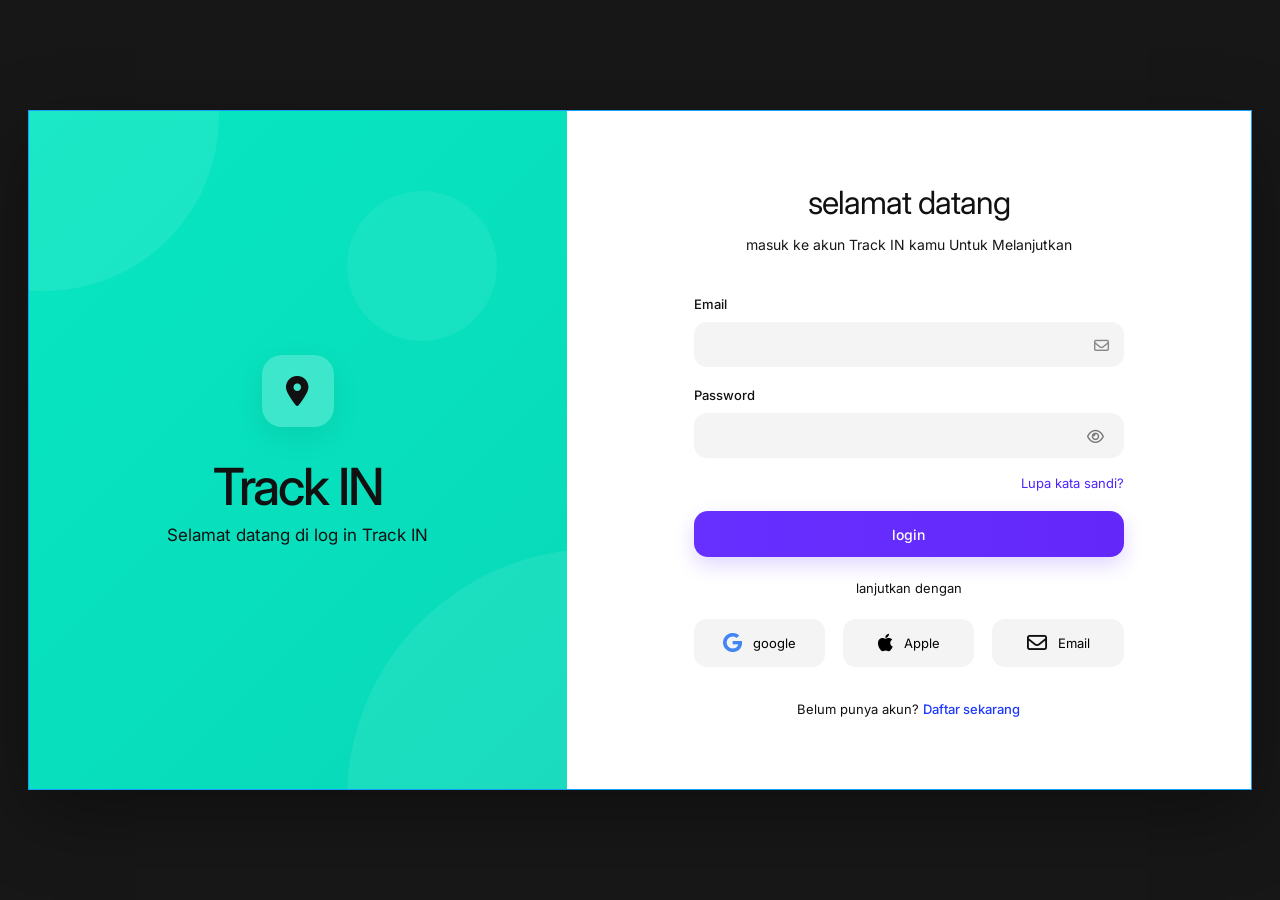
<file: index.html>
<!DOCTYPE html>
<html lang="id">
<head>
    <meta charset="UTF-8">
    <meta name="viewport" content="width=device-width, initial-scale=1.0">

    <title>Track IN - Login</title>

    <!-- Google Font -->
    <link rel="preconnect" href="https://fonts.googleapis.com">
    <link rel="preconnect" href="https://fonts.gstatic.com" crossorigin>
    <link href="https://fonts.googleapis.com/css2?family=Inter:wght@400;500;600;700&display=swap" rel="stylesheet">

    <!-- Font Awesome -->
    <link rel="stylesheet"
          href="https://cdnjs.cloudflare.com/ajax/libs/font-awesome/6.5.2/css/all.min.css">

    <style>

        /* =====================================================
           RESET
        ===================================================== */

        * {
            margin: 0;
            padding: 0;
            box-sizing: border-box;
        }

        html {
            scroll-behavior: smooth;
        }

        body {
            font-family: "Inter", Arial, sans-serif;
            min-height: 100vh;
            background: #171717;
            color: #111;
        }

        button,
        input {
            font-family: inherit;
        }

        button {
            cursor: pointer;
        }


        /* =====================================================
           MAIN CONTAINER
        ===================================================== */

        .login-page {
            min-height: 100vh;
            display: flex;
            justify-content: center;
            align-items: center;
            padding: 28px;
        }

        .login-container {
            width: min(1400px, 100%);
            min-height: 680px;
            background: #fff;

            display: grid;
            grid-template-columns: 44% 56%;

            overflow: hidden;

            border: 1px solid #149eff;

            box-shadow:
                0 25px 70px rgba(0, 0, 0, 0.35);

            animation: containerShow 0.7s ease;
        }


        /* =====================================================
           LEFT SIDE
        ===================================================== */

        .welcome-panel {
            position: relative;

            background:
                linear-gradient(
                    135deg,
                    #08e6c1 0%,
                    #08e0bd 50%,
                    #08d8b8 100%
                );

            display: flex;
            justify-content: center;
            align-items: center;

            overflow: hidden;
        }

        /*
            Decorative circles
        */

        .circle {
            position: absolute;
            border-radius: 50%;
            background: rgba(255, 255, 255, 0.08);
            pointer-events: none;
        }

        .circle-1 {
            width: 350px;
            height: 350px;
            top: -170px;
            left: -160px;
        }

        .circle-2 {
            width: 500px;
            height: 500px;
            right: -280px;
            bottom: -260px;
        }

        .circle-3 {
            width: 150px;
            height: 150px;
            right: 70px;
            top: 80px;
            background: rgba(255,255,255,0.06);
        }

        .welcome-content {
            position: relative;
            z-index: 2;

            text-align: center;

            padding: 40px;
        }

        .brand-logo {
            width: 72px;
            height: 72px;

            margin: 0 auto 28px;

            border-radius: 20px;

            display: flex;
            align-items: center;
            justify-content: center;

            background: rgba(255,255,255,0.22);

            backdrop-filter: blur(10px);

            font-size: 30px;
            font-weight: 700;

            box-shadow:
                0 10px 30px rgba(0,0,0,0.08);
        }

        .welcome-content h1 {
            font-size: clamp(38px, 4vw, 58px);
            font-weight: 500;
            letter-spacing: -2px;
            margin-bottom: 8px;
        }

        .welcome-content p {
            font-size: 17px;
            font-weight: 400;
        }


        /* =====================================================
           RIGHT SIDE
        ===================================================== */

        .form-panel {
            background: #ffffff;

            display: flex;
            justify-content: center;
            align-items: center;

            padding: 50px 70px;
        }

        .login-form-wrapper {
            width: 100%;
            max-width: 430px;

            animation: formShow 0.8s ease 0.1s both;
        }


        /* =====================================================
           TITLE
        ===================================================== */

        .form-header {
            text-align: center;
            margin-bottom: 40px;
        }

        .form-header h2 {
            font-size: 32px;
            font-weight: 400;
            margin-bottom: 12px;
            letter-spacing: -1px;
        }

        .form-header p {
            color: #171717;
            font-size: 14px;
            line-height: 1.6;
        }


        /* =====================================================
           FORM
        ===================================================== */

        .form-group {
            margin-bottom: 20px;
        }

        .form-group label {
            display: block;

            font-size: 13px;
            font-weight: 500;

            margin-bottom: 10px;
        }

        .input-wrapper {
            position: relative;
        }

        .input-wrapper input {
            width: 100%;
            height: 45px;

            padding: 0 45px 0 15px;

            border: 1px solid transparent;
            border-radius: 13px;

            background: #f4f4f4;

            outline: none;

            font-size: 14px;

            transition:
                background 0.2s ease,
                border 0.2s ease,
                box-shadow 0.2s ease;
        }

        .input-wrapper input:hover {
            background: #eeeeee;
        }

        .input-wrapper input:focus {
            background: #fff;

            border-color: #6730ff;

            box-shadow:
                0 0 0 3px rgba(103,48,255,0.10);
        }

        .input-icon {
            position: absolute;

            right: 15px;
            top: 50%;

            transform: translateY(-50%);

            color: #888;

            font-size: 15px;
        }

        .password-toggle {
            border: none;
            background: none;

            position: absolute;

            right: 15px;
            top: 50%;

            transform: translateY(-50%);

            color: #777;

            font-size: 15px;

            padding: 5px;
        }

        .password-toggle:hover {
            color: #6730ff;
        }


        /* =====================================================
           ERROR
        ===================================================== */

        .error-message {
            display: none;

            margin-top: 7px;

            color: #e53935;

            font-size: 11px;
        }

        .form-group.error input {
            border-color: #e53935;
            background: #fff7f7;
        }

        .form-group.error .error-message {
            display: block;
        }


        /* =====================================================
           FORGOT PASSWORD
        ===================================================== */

        .forgot-wrapper {
            display: flex;
            justify-content: flex-end;

            margin-top: -3px;
            margin-bottom: 20px;
        }

        .forgot-password {
            color: #4d24ff;

            text-decoration: none;

            font-size: 13px;

            transition: 0.2s;
        }

        .forgot-password:hover {
            text-decoration: underline;
            color: #3213d9;
        }


        /* =====================================================
           LOGIN BUTTON
        ===================================================== */

        .login-button {
            width: 100%;
            height: 46px;

            border: none;
            border-radius: 14px;

            background:
                linear-gradient(
                    90deg,
                    #6730ff,
                    #6427fa
                );

            color: white;

            font-size: 14px;
            font-weight: 500;

            box-shadow:
                0 8px 20px rgba(103,48,255,0.20);

            transition:
                transform 0.2s ease,
                box-shadow 0.2s ease,
                opacity 0.2s ease;

            position: relative;
            overflow: hidden;
        }

        .login-button:hover {
            transform: translateY(-2px);

            box-shadow:
                0 12px 25px rgba(103,48,255,0.30);
        }

        .login-button:active {
            transform: translateY(0);
        }

        .login-button.loading {
            pointer-events: none;
            opacity: 0.8;
        }

        .login-button.loading span {
            visibility: hidden;
        }

        .login-button.loading::after {
            content: "";

            position: absolute;

            width: 17px;
            height: 17px;

            border: 2px solid rgba(255,255,255,0.4);
            border-top-color: white;

            border-radius: 50%;

            left: 50%;
            top: 50%;

            transform: translate(-50%, -50%);

            animation: spin 0.7s linear infinite;
        }


        /* =====================================================
           DIVIDER
        ===================================================== */

        .continue-text {
            text-align: center;

            font-size: 13px;

            margin: 23px 0;
        }


        /* =====================================================
           SOCIAL LOGIN
        ===================================================== */

        .social-login {
            display: grid;
            grid-template-columns: repeat(3, 1fr);

            gap: 18px;
        }

        .social-button {
            height: 48px;

            border: none;
            border-radius: 13px;

            background: #f4f4f4;

            display: flex;
            align-items: center;
            justify-content: center;
            gap: 11px;

            font-size: 13px;

            transition:
                background 0.2s ease,
                transform 0.2s ease;
        }

        .social-button:hover {
            background: #eaeaea;
            transform: translateY(-2px);
        }

        .social-button i {
            font-size: 20px;
        }

        .google-icon {
            color: #4285f4;
        }

        .apple-icon {
            color: #000;
        }

        .email-icon {
            color: #111;
        }


        /* =====================================================
           REGISTER
        ===================================================== */

        .register-text {
            text-align: center;

            margin-top: 34px;

            font-size: 13px;
        }

        .register-text a {
            color: #1d39ff;

            text-decoration: none;

            font-weight: 500;
        }

        .register-text a:hover {
            text-decoration: underline;
        }


        /* =====================================================
           TOAST
        ===================================================== */

        .toast {
            position: fixed;

            right: 25px;
            bottom: 25px;

            background: #222;
            color: #fff;

            padding: 14px 20px;

            border-radius: 10px;

            font-size: 13px;

            opacity: 0;
            visibility: hidden;

            transform: translateY(20px);

            transition: 0.3s;

            z-index: 100;
        }

        .toast.show {
            opacity: 1;
            visibility: visible;

            transform: translateY(0);
        }


        /* =====================================================
           ANIMATIONS
        ===================================================== */

        @keyframes containerShow {

            from {
                opacity: 0;
                transform: scale(0.97);
            }

            to {
                opacity: 1;
                transform: scale(1);
            }

        }

        @keyframes formShow {

            from {
                opacity: 0;
                transform: translateX(25px);
            }

            to {
                opacity: 1;
                transform: translateX(0);
            }

        }

        @keyframes spin {

            to {
                transform: translate(-50%, -50%) rotate(360deg);
            }

        }


        /* =====================================================
           TABLET
        ===================================================== */

        @media (max-width: 900px) {

            .login-container {
                grid-template-columns: 40% 60%;
            }

            .form-panel {
                padding: 40px;
            }

            .social-login {
                gap: 10px;
            }

        }


        /* =====================================================
           MOBILE
        ===================================================== */

        @media (max-width: 700px) {

            body {
                background: #fff;
            }

            .login-page {
                padding: 0;
                align-items: stretch;
            }

            .login-container {
                width: 100%;
                min-height: 100vh;

                display: flex;
                flex-direction: column;

                border: none;

                box-shadow: none;
            }

            .welcome-panel {
                min-height: 230px;

                flex-shrink: 0;
            }

            .welcome-content {
                padding: 30px;
            }

            .brand-logo {
                width: 55px;
                height: 55px;

                margin-bottom: 15px;

                border-radius: 15px;

                font-size: 22px;
            }

            .welcome-content h1 {
                font-size: 38px;
            }

            .welcome-content p {
                font-size: 13px;
            }

            .form-panel {
                flex: 1;

                padding: 45px 25px;
            }

            .form-header {
                margin-bottom: 30px;
            }

            .form-header h2 {
                font-size: 28px;
            }

            .social-login {
                grid-template-columns: 1fr;

                gap: 10px;
            }

            .social-button {
                justify-content: center;
            }

        }


        /* =====================================================
           SMALL MOBILE
        ===================================================== */

        @media (max-width: 400px) {

            .form-panel {
                padding: 35px 20px;
            }

            .form-header h2 {
                font-size: 25px;
            }

            .form-header p {
                font-size: 12px;
            }

        }

    </style>
</head>

<body>


    <!-- =====================================================
         LOGIN PAGE
    ===================================================== -->

    <main class="login-page">

        <section class="login-container">


            <!-- =================================================
                 LEFT / WELCOME
            ================================================= -->

            <div class="welcome-panel">

                <div class="circle circle-1"></div>
                <div class="circle circle-2"></div>
                <div class="circle circle-3"></div>

                <div class="welcome-content">

                    <div class="brand-logo">
                        <i class="fa-solid fa-location-dot"></i>
                    </div>

                    <h1>Track IN</h1>

                    <p>
                        Selamat datang di log in Track IN
                    </p>

                </div>

            </div>


            <!-- =================================================
                 RIGHT / FORM
            ================================================= -->

            <div class="form-panel">

                <div class="login-form-wrapper">


                    <!-- HEADER -->

                    <div class="form-header">

                        <h2>selamat datang</h2>

                        <p>
                            masuk ke akun Track IN kamu
                            Untuk Melanjutkan
                        </p>

                    </div>


                    <!-- FORM -->

                    <form id="loginForm" novalidate>


                        <!-- EMAIL -->

                        <div class="form-group" id="emailGroup">

                            <label for="email">
                                Email
                            </label>

                            <div class="input-wrapper">

                                <input
                                    type="email"
                                    id="email"
                                    name="email"
                                    placeholder=""
                                    autocomplete="email"
                                >

                                <i class="fa-regular fa-envelope input-icon"></i>

                            </div>

                            <div class="error-message">
                                Masukkan email yang valid.
                            </div>

                        </div>


                        <!-- PASSWORD -->

                        <div class="form-group" id="passwordGroup">

                            <label for="password">
                                Password
                            </label>

                            <div class="input-wrapper">

                                <input
                                    type="password"
                                    id="password"
                                    name="password"
                                    autocomplete="current-password"
                                >

                                <button
                                    type="button"
                                    class="password-toggle"
                                    id="togglePassword"
                                    aria-label="Tampilkan password"
                                >
                                    <i class="fa-regular fa-eye"></i>
                                </button>

                            </div>

                            <div class="error-message">
                                Password minimal 6 karakter.
                            </div>

                        </div>


                        <!-- FORGOT PASSWORD -->

                        <div class="forgot-wrapper">

                            <a
                                href="#"
                                class="forgot-password"
                                id="forgotPassword"
                            >
                                Lupa kata sandi?
                            </a>

                        </div>


                        <!-- LOGIN -->

                        <button
                            type="submit"
                            class="login-button"
                            id="loginButton"
                        >
                            <span>login</span>
                        </button>


                    </form>


                    <!-- CONTINUE -->

                    <p class="continue-text">
                        lanjutkan dengan
                    </p>


                    <!-- SOCIAL -->

                    <div class="social-login">


                        <!-- GOOGLE -->

                        <button
                            type="button"
                            class="social-button"
                            data-provider="Google"
                        >

                            <i class="fa-brands fa-google google-icon"></i>

                            <span>google</span>

                        </button>


                        <!-- APPLE -->

                        <button
                            type="button"
                            class="social-button"
                            data-provider="Apple"
                        >

                            <i class="fa-brands fa-apple apple-icon"></i>

                            <span>Apple</span>

                        </button>


                        <!-- EMAIL -->

                        <button
                            type="button"
                            class="social-button"
                            data-provider="Email"
                        >

                            <i class="fa-regular fa-envelope email-icon"></i>

                            <span>Email</span>

                        </button>

                    </div>


                    <!-- REGISTER -->

                    <p class="register-text">

                        Belum punya akun?

                        <a
                            href="#"
                            id="registerLink"
                        >
                            Daftar sekarang
                        </a>

                    </p>

                </div>

            </div>

        </section>

    </main>


    <!-- TOAST -->

    <div
        class="toast"
        id="toast"
    ></div>


    <!-- =====================================================
         JAVASCRIPT
    ===================================================== -->

    <script>

        /* =====================================================
           ELEMENTS
        ===================================================== */

        const loginForm = document.getElementById("loginForm");

        const email = document.getElementById("email");
        const password = document.getElementById("password");

        const emailGroup = document.getElementById("emailGroup");
        const passwordGroup = document.getElementById("passwordGroup");

        const togglePassword =
            document.getElementById("togglePassword");

        const loginButton =
            document.getElementById("loginButton");

        const toast =
            document.getElementById("toast");


        /* =====================================================
           SHOW / HIDE PASSWORD
        ===================================================== */

        togglePassword.addEventListener("click", () => {

            const icon =
                togglePassword.querySelector("i");

            if (password.type === "password") {

                password.type = "text";

                icon.classList.remove("fa-eye");
                icon.classList.add("fa-eye-slash");

                togglePassword.setAttribute(
                    "aria-label",
                    "Sembunyikan password"
                );

            } else {

                password.type = "password";

                icon.classList.remove("fa-eye-slash");
                icon.classList.add("fa-eye");

                togglePassword.setAttribute(
                    "aria-label",
                    "Tampilkan password"
                );

            }

        });


        /* =====================================================
           EMAIL VALIDATION
        ===================================================== */

        function validateEmail() {

            const emailValue =
                email.value.trim();

            const emailRegex =
                /^[^\s@]+@[^\s@]+\.[^\s@]+$/;

            if (
                emailValue === "" ||
                !emailRegex.test(emailValue)
            ) {

                emailGroup.classList.add("error");

                return false;

            }

            emailGroup.classList.remove("error");

            return true;

        }


        /* =====================================================
           PASSWORD VALIDATION
        ===================================================== */

        function validatePassword() {

            const passwordValue =
                password.value;

            if (
                passwordValue.length < 6
            ) {

                passwordGroup.classList.add("error");

                return false;

            }

            passwordGroup.classList.remove("error");

            return true;

        }


        /* =====================================================
           LIVE VALIDATION
        ===================================================== */

        email.addEventListener("input", () => {

            if (email.value.trim() !== "") {
                validateEmail();
            }

        });

        password.addEventListener("input", () => {

            if (password.value !== "") {
                validatePassword();
            }

        });


        /* =====================================================
           LOGIN
        ===================================================== */

        loginForm.addEventListener("submit", (event) => {

            event.preventDefault();

            const validEmail =
                validateEmail();

            const validPassword =
                validatePassword();


            if (!validEmail || !validPassword) {

                showToast(
                    "Silakan periksa email dan password."
                );

                return;

            }


            /*
                Loading effect
            */

            loginButton.classList.add("loading");


            setTimeout(() => {

                loginButton.classList.remove("loading");

                showToast(
                    "Login berhasil! Selamat datang."
                );

                /*
                    Di sini nantinya bisa diarahkan
                    ke dashboard:

                    window.location.href =
                        "dashboard.html";
                */

            }, 1500);

        });


        /* =====================================================
           SOCIAL LOGIN
        ===================================================== */

        const socialButtons =
            document.querySelectorAll(
                ".social-button"
            );

        socialButtons.forEach(button => {

            button.addEventListener("click", () => {

                const provider =
                    button.dataset.provider;

                showToast(
                    `Login dengan ${provider} dipilih.`
                );

            });

        });


        /* =====================================================
           FORGOT PASSWORD
        ===================================================== */

        document
            .getElementById("forgotPassword")
            .addEventListener("click", (event) => {

                event.preventDefault();

                showToast(
                    "Halaman reset password akan dibuka."
                );

            });


        /* =====================================================
           REGISTER
        ===================================================== */

        document
            .getElementById("registerLink")
            .addEventListener("click", (event) => {

                event.preventDefault();

                showToast(
                    "Halaman pendaftaran akan dibuka."
                );

            });


        /* =====================================================
           TOAST FUNCTION
        ===================================================== */

        let toastTimer;

        function showToast(message) {

            clearTimeout(toastTimer);

            toast.textContent = message;

            toast.classList.add("show");

            toastTimer = setTimeout(() => {

                toast.classList.remove("show");

            }, 3000);

        }

    </script>

</body>
</html>
</file>
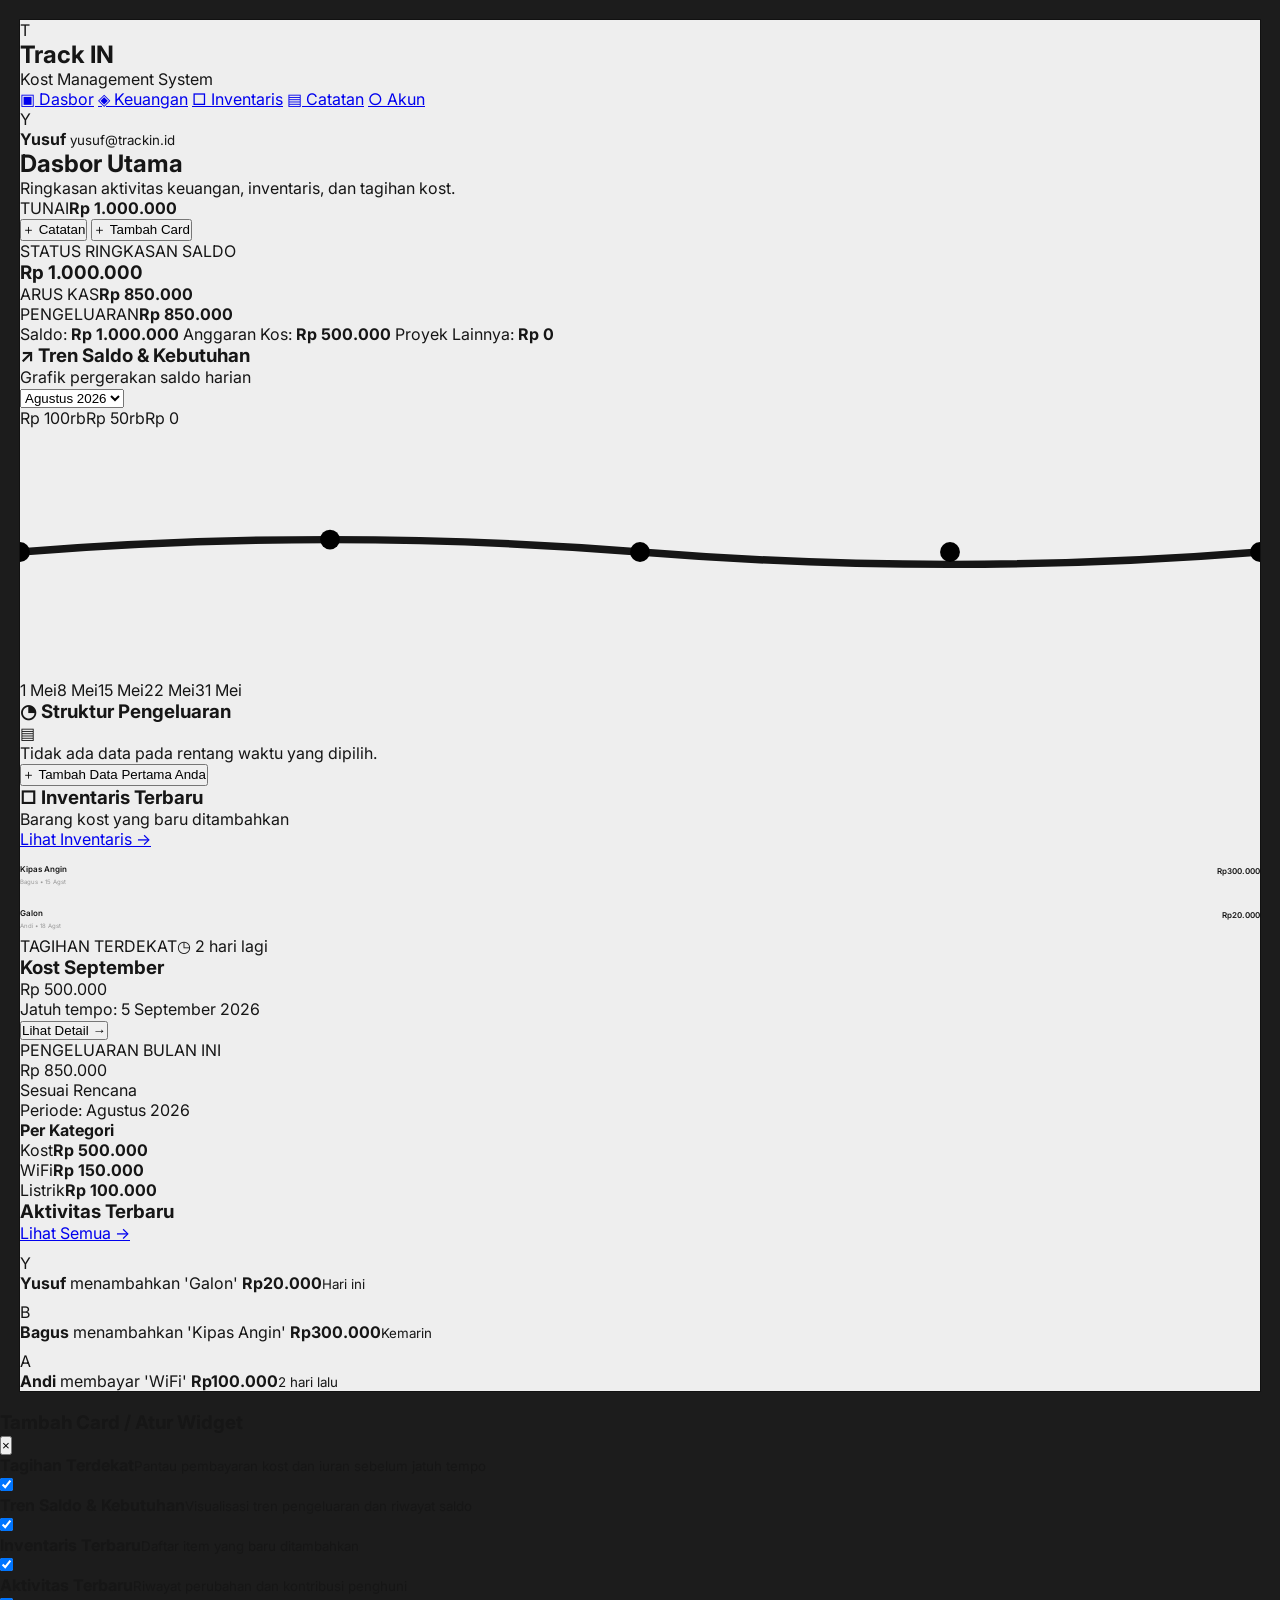
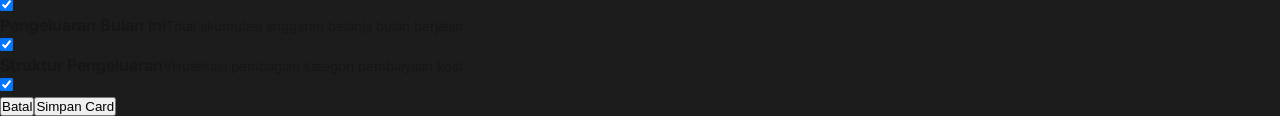
<file: dashboard.html>
<!DOCTYPE html>
<html lang="id">
<head>
  <meta charset="UTF-8">
  <meta name="viewport" content="width=device-width, initial-scale=1.0">
  <title>Track IN - Dashboard</title>
  <link rel="preconnect" href="https://fonts.googleapis.com">
  <link rel="preconnect" href="https://fonts.gstatic.com" crossorigin>
  <link href="https://fonts.googleapis.com/css2?family=Inter:wght@400;500;600;700;800&display=swap" rel="stylesheet">
  <link rel="stylesheet" href="dashboard.css">
</head>
<body>
  <div class="app">
    <aside class="sidebar">
      <div>
        <div class="brand">
          <div class="brand-icon">T</div>
          <div>
            <h1>Track IN</h1>
            <p>Kost Management System</p>
          </div>
        </div>

        <nav class="nav">
          <a class="nav-link active" href="#dashboard"><span>▣</span> Dasbor</a>
          <a class="nav-link" href="#keuangan"><span>◈</span> Keuangan</a>
          <a class="nav-link" href="#inventaris"><span>□</span> Inventaris</a>
          <a class="nav-link" href="#catatan"><span>▤</span> Catatan</a>
          <a class="nav-link" href="#akun"><span>○</span> Akun</a>
        </nav>
      </div>

      <div class="profile">
        <div class="avatar">Y</div>
        <div>
          <strong>Yusuf</strong>
          <small>yusuf@trackin.id</small>
        </div>
      </div>
    </aside>

    <main class="main" id="dashboard">
      <header class="header">
        <div>
          <h2>Dasbor Utama</h2>
          <p>Ringkasan aktivitas keuangan, inventaris, dan tagihan kost.</p>
        </div>
        <div class="header-actions">
          <div class="cash"><span>TUNAI</span><strong>Rp 1.000.000</strong></div>
          <button class="btn btn-light" id="catatanBtn">＋ Catatan</button>
          <button class="btn btn-primary" id="addCardBtn">＋ Tambah Card</button>
        </div>
      </header>

      <section class="summary">
        <div class="summary-top">
          <div>
            <span class="eyebrow">STATUS RINGKASAN SALDO</span>
            <h3>Rp 1.000.000</h3>
          </div>
          <div class="summary-stats">
            <div><span>ARUS KAS</span><strong>Rp 850.000</strong></div>
            <div><span>PENGELUARAN</span><strong>Rp 850.000</strong></div>
          </div>
        </div>
        <div class="summary-bottom">
          <span>Saldo: <b>Rp 1.000.000</b></span>
          <span>Anggaran Kos: <b>Rp 500.000</b></span>
          <span>Proyek Lainnya: <b>Rp 0</b></span>
        </div>
      </section>

      <div class="dashboard-grid">
        <div class="left-column">
          <section class="card widget" data-widget="trenSaldo">
            <div class="card-head">
              <div>
                <h3>↗ Tren Saldo & Kebutuhan</h3>
                <p>Grafik pergerakan saldo harian</p>
              </div>
              <select id="periodSelect">
                <option>Agustus 2026</option>
                <option>Mei 2025</option>
              </select>
            </div>
            <div class="chart">
              <div class="chart-y"><span>Rp 100rb</span><span>Rp 50rb</span><span>Rp 0</span></div>
              <svg viewBox="0 0 500 100" preserveAspectRatio="none" aria-label="Grafik saldo">
                <path d="M0 50 Q125 40 250 50 T500 50" fill="none" stroke="currentColor" stroke-width="3"/>
                <circle cx="0" cy="50" r="4"/><circle cx="125" cy="45" r="4"/><circle cx="250" cy="50" r="4"/><circle cx="375" cy="50" r="4"/><circle cx="500" cy="50" r="4"/>
              </svg>
              <div class="chart-x"><span>1 Mei</span><span>8 Mei</span><span>15 Mei</span><span>22 Mei</span><span>31 Mei</span></div>
            </div>
          </section>

          <section class="card widget" data-widget="strukturPengeluaran">
            <div class="card-head"><h3>◔ Struktur Pengeluaran</h3></div>
            <div class="empty">
              <div class="empty-icon">▤</div>
              <p>Tidak ada data pada rentang waktu yang dipilih.</p>
              <button class="btn btn-primary btn-small" data-toast="Form tambah data akan dibuka.">＋ Tambah Data Pertama Anda</button>
            </div>
          </section>

          <section class="card widget" data-widget="inventarisTerbaru" id="inventaris">
            <div class="card-head">
              <div>
                <h3>□ Inventaris Terbaru</h3>
                <p>Barang kost yang baru ditambahkan</p>
              </div>
              <a href="#inventaris">Lihat Inventaris →</a>
            </div>
            <div class="list" id="inventoryList"></div>
          </section>
        </div>

        <div class="right-column">
          <section class="card widget" data-widget="tagihanTerdekat">
            <div class="bill-head"><span class="badge">TAGIHAN TERDEKAT</span><span class="due">◷ 2 hari lagi</span></div>
            <h3>Kost September</h3>
            <div class="amount">Rp 500.000</div>
            <p class="muted">Jatuh tempo: 5 September 2026</p>
            <button class="btn btn-dark full" data-toast="Detail tagihan dibuka.">Lihat Detail →</button>
          </section>

          <section class="card widget" data-widget="pengeluaranBulanIni">
            <div class="expense-head">
              <div><span class="eyebrow dark">PENGELUARAN BULAN INI</span><div class="big-amount">Rp 850.000</div></div>
              <span class="plan">Sesuai Rencana</span>
            </div>
            <p class="muted">Periode: Agustus 2026</p>
            <div class="category">
              <b>Per Kategori</b>
              <div><span>Kost</span><strong>Rp 500.000</strong></div>
              <div><span>WiFi</span><strong>Rp 150.000</strong></div>
              <div><span>Listrik</span><strong>Rp 100.000</strong></div>
            </div>
          </section>

          <section class="card widget" data-widget="aktivitasTerbaru" id="aktivitas">
            <div class="card-head"><h3>Aktivitas Terbaru</h3><a href="#aktivitas">Lihat Semua →</a></div>
            <div class="activity-list">
              <div class="activity"><div class="avatar blue">Y</div><p><strong>Yusuf</strong> menambahkan 'Galon' <b>Rp20.000</b><small>Hari ini</small></p></div>
              <div class="activity"><div class="avatar purple">B</div><p><strong>Bagus</strong> menambahkan 'Kipas Angin' <b>Rp300.000</b><small>Kemarin</small></p></div>
              <div class="activity"><div class="avatar amber">A</div><p><strong>Andi</strong> membayar 'WiFi' <b>Rp100.000</b><small>2 hari lalu</small></p></div>
            </div>
          </section>
        </div>
      </div>
    </main>
  </div>

  <div class="modal hidden" id="cardModal">
    <div class="modal-box">
      <div class="modal-head"><h3>Tambah Card / Atur Widget</h3><button id="closeModal">×</button></div>
      <div class="widget-options" id="widgetOptions">
        <label><div><b>Tagihan Terdekat</b><small>Pantau pembayaran kost dan iuran sebelum jatuh tempo</small></div><input type="checkbox" data-key="tagihanTerdekat" checked></label>
        <label><div><b>Tren Saldo & Kebutuhan</b><small>Visualisasi tren pengeluaran dan riwayat saldo</small></div><input type="checkbox" data-key="trenSaldo" checked></label>
        <label><div><b>Inventaris Terbaru</b><small>Daftar item yang baru ditambahkan</small></div><input type="checkbox" data-key="inventarisTerbaru" checked></label>
        <label><div><b>Aktivitas Terbaru</b><small>Riwayat perubahan dan kontribusi penghuni</small></div><input type="checkbox" data-key="aktivitasTerbaru" checked></label>
        <label><div><b>Pengeluaran Bulan Ini</b><small>Total akumulasi anggaran belanja bulan berjalan</small></div><input type="checkbox" data-key="pengeluaranBulanIni" checked></label>
        <label><div><b>Struktur Pengeluaran</b><small>Visualisasi pembagian kategori pembiayaan kost</small></div><input type="checkbox" data-key="strukturPengeluaran" checked></label>
      </div>
      <div class="modal-actions"><button class="btn btn-light" id="cancelModal">Batal</button><button class="btn btn-primary" id="saveModal">Simpan Card</button></div>
    </div>
  </div>

  <div class="toast" id="toast"></div>
  <script src="dashboard.js"></script>
</body>
</html>
</file>
<file: dashboard.css>
* {
    margin: 0;
    padding: 0;
    box-sizing: border-box;
}


:root {
    --primary: #08e5c1;
    --primary-dark: #00cdb0;
    --purple: #5846ff;

    --background: #eeeeee;
    --card: #ffffff;

    --text: #161616;
    --muted: #858585;
    --border: #e8e8e8;

    --shadow: 0 5px 15px rgba(0, 0, 0, 0.06);
}


html {
    scroll-behavior: smooth;
}


body {
    font-family: "Inter", Arial, sans-serif;
    background: #1c1c1c;
    color: var(--text);
    min-height: 100vh;
}


/* ============================================================
   APP
============================================================ */

.app {
    width: calc(100% - 40px);
    max-width: 1440px;
    min-height: calc(100vh - 40px);

    margin: 20px auto;

    background: var(--background);

    box-shadow: 0 0 0 1px #111;
}


/* ============================================================
   TOPBAR
============================================================ */

.topbar {
    height: 47px;

    background: var(--primary);

    display: flex;
    justify-content: space-between;
    align-items: center;

    padding: 0 24px;
}


.topbar-left {
    display: flex;
    align-items: center;
    gap: 25px;
}


.main-navigation {
    display: flex;
    align-items: center;
    gap: 5px;
}


.nav-item {
    color: #111;
    text-decoration: none;

    font-size: 9px;
    font-weight: 500;

    padding: 8px 14px;

    border-radius: 20px;

    transition: 0.2s ease;
}


.nav-item:hover {
    background: rgba(255, 255, 255, 0.35);
}


.nav-item.active {
    background: #ffffff;
    font-weight: 600;
}


.topbar-right {
    display: flex;
    align-items: center;
    gap: 12px;
}


.top-note-button {
    background: #ffffff;

    border: 0;
    border-radius: 20px;

    padding: 6px 13px;

    font-size: 9px;

    cursor: pointer;
}


.username {
    font-size: 13px;
    font-weight: 600;

    color: #ffffff;
}


.user-avatar {
    width: 29px;
    height: 29px;

    border: 2px solid #ffffff;
    border-radius: 50%;

    overflow: hidden;
}


.user-avatar img {
    width: 100%;
    height: 100%;

    object-fit: cover;
}


.brand-mobile {
    display: none;
}


/* ============================================================
   MAIN
============================================================ */

.main-content {
    padding: 20px 24px 50px;
}


/* ============================================================
   DASHBOARD CONTROL
============================================================ */

.dashboard-controls {
    display: grid;

    grid-template-columns: 1fr auto 1fr;

    align-items: center;

    margin-bottom: 20px;
}


.cash-card {
    background: #ffffff;

    width: 233px;
    min-height: 54px;

    border-radius: 13px;

    padding: 10px 15px;

    box-shadow: var(--shadow);
}


.cash-label {
    display: block;

    color: #777777;

    font-size: 9px;

    margin-bottom: 3px;
}


.cash-card strong {
    font-size: 18px;
    letter-spacing: -0.3px;
}


.date-navigation {
    display: flex;

    align-items: center;
    justify-content: center;

    gap: 10px;
}


.date-display {
    background: #ffffff;

    padding: 10px 18px;

    border-radius: 12px;

    min-width: 112px;

    text-align: center;

    font-size: 10px;
    font-weight: 600;

    box-shadow: var(--shadow);
}


.date-arrow {
    width: 23px;
    height: 23px;

    border: none;
    border-radius: 50%;

    background: #ffffff;

    box-shadow: var(--shadow);

    cursor: pointer;

    font-weight: 700;

    transition: 0.2s;
}


.date-arrow:hover {
    transform: scale(1.08);
}


.add-card-button {
    justify-self: end;

    background: var(--primary);

    border: 1px solid #111111;
    border-radius: 18px;

    padding: 8px 15px;

    font-size: 10px;
    font-weight: 600;

    cursor: pointer;

    transition: 0.2s;
}


.add-card-button:hover {
    background: var(--primary-dark);

    transform: translateY(-1px);
}


.plus {
    font-size: 17px;
    vertical-align: middle;
}


/* ============================================================
   QUICK ACTIONS
============================================================ */

.quick-actions {
    display: flex;

    gap: 10px;

    margin-bottom: 20px;
}


.quick-button {
    background: #ffffff;

    border: 1px solid var(--primary);
    border-radius: 20px;

    padding: 7px 13px;

    display: flex;
    align-items: center;

    gap: 6px;

    font-size: 9px;

    cursor: pointer;

    transition: 0.2s;
}


.quick-button:hover {
    background: var(--primary);
}


.quick-icon {
    width: 15px;
    height: 15px;

    display: grid;
    place-items: center;

    border-radius: 50%;

    color: #00a98e;

    font-weight: 700;
}


/* ============================================================
   MAIN CARDS
============================================================ */

.main-cards {
    display: grid;

    grid-template-columns: 1.05fr 1fr 1fr;

    gap: 12px;
}


.dashboard-card {
    background: #ffffff;

    border-radius: 13px;

    box-shadow: var(--shadow);

    min-height: 198px;
}


.card-title {
    padding: 15px 15px 8px;

    display: flex;

    justify-content: space-between;
    align-items: center;
}


.card-title h3 {
    font-size: 10px;
    font-weight: 700;
}


.card-tools {
    display: flex;
    gap: 5px;
}


.card-tools button {
    border: none;
    background: transparent;

    color: #aaaaaa;

    cursor: pointer;
}


/* ============================================================
   BALANCE GAUGES
============================================================ */

.balance-gauges {
    display: grid;

    grid-template-columns: repeat(3, 1fr);

    padding: 5px 15px 0;

    gap: 5px;
}


.gauge {
    text-align: center;

    position: relative;

    padding: 0 2px 5px;

    background: #fcfcfc;

    border-radius: 6px;
}


.gauge-circle {
    width: 73px;
    height: 73px;

    margin: 3px auto 0;

    position: relative;

    border-radius: 50%;
}


.gauge-scale {
    position: absolute;

    inset: 2px;

    border-radius: 50%;

    background:
        conic-gradient(
            from 225deg,
            #ff3939 0deg,
            #ff3939 60deg,
            #ffb21d 60deg,
            #ffb21d 120deg,
            #18ca80 120deg,
            #18ca80 180deg,
            transparent 180deg
        );
}


.gauge-scale::after {
    content: "";

    position: absolute;

    inset: 8px;

    background: #ffffff;

    border-radius: 50%;
}


.gauge-needle {
    position: absolute;

    width: 2px;
    height: 29px;

    background: #202020;

    left: 50%;
    bottom: 18px;

    transform-origin: bottom;

    transform: translateX(-50%) rotate(0deg);

    z-index: 3;
}


.gauge-center {
    position: absolute;

    width: 7px;
    height: 7px;

    border: 1px solid #222222;
    border-radius: 50%;

    background: #ffffff;

    left: 50%;
    bottom: 15px;

    transform: translateX(-50%);

    z-index: 4;
}


.gauge-icon {
    font-size: 7px;
    color: #5564ff;
}


.green-icon {
    color: #16a36e;
}


.purple-icon {
    color: #7a45f7;
}


.gauge-name {
    display: block;

    font-size: 6px;
    font-weight: 600;

    color: #777777;

    margin-top: 2px;
}


.gauge strong {
    display: block;

    font-size: 12px;

    margin-top: 1px;
}


.gauge small {
    font-size: 6px;
    color: #aaaaaa;
}


.balance-footer {
    display: flex;

    justify-content: space-between;

    padding: 8px 15px;

    font-size: 7px;

    color: #666666;
}


.balance-footer b {
    font-weight: 500;
}


/* ============================================================
   TREND CHART
============================================================ */

.trend-title select {
    border: 1px solid #dddddd;

    border-radius: 4px;

    padding: 3px 5px;

    font-size: 6px;

    color: #666666;
}


.chart-container {
    height: 143px;

    display: flex;

    padding: 5px 12px 0;
}


.chart-labels {
    width: 45px;

    display: flex;

    flex-direction: column;

    justify-content: space-between;

    padding: 4px 0 22px;

    font-size: 6px;

    color: #777777;
}


.chart-area {
    flex: 1;

    position: relative;
}


.grid-line {
    position: absolute;

    left: 0;
    right: 0;

    border-top: 1px dashed #e8e8e8;
}


.line-1 {
    top: 5%;
}

.line-2 {
    top: 28%;
}

.line-3 {
    top: 50%;
}

.line-4 {
    top: 72%;
}

.line-5 {
    top: 95%;
}


.balance-chart {
    position: absolute;

    left: 0;
    top: 0;

    width: 100%;
    height: 120px;

    overflow: visible;
}


.balance-chart circle {
    fill: #ffffff;

    stroke: #5146ff;

    stroke-width: 2;
}


.chart-dates {
    position: absolute;

    bottom: 4px;

    left: 0;
    right: 0;

    display: flex;

    justify-content: space-between;

    font-size: 6px;

    color: #777777;
}


.chart-legend {
    font-size: 6px;

    display: flex;

    align-items: center;

    gap: 5px;

    justify-content: center;

    color: #777777;
}


.legend-dot {
    width: 4px;
    height: 4px;

    border-radius: 50%;

    background: #5146ff;
}


/* ============================================================
   STRUCTURE
============================================================ */

.structure-content {
    height: 150px;

    margin: 0 15px;

    background: #fafafa;

    border-radius: 6px;

    display: flex;

    flex-direction: column;

    align-items: center;

    justify-content: center;

    text-align: center;
}


.structure-icon {
    font-size: 40px;

    color: #d8b878;

    margin-bottom: 8px;
}


.structure-content p {
    font-size: 7px;

    color: #777777;

    margin-bottom: 8px;
}


.small-green-button {
    background: #65b8ed;

    border: none;

    color: #ffffff;

    border-radius: 3px;

    padding: 5px 8px;

    font-size: 6px;

    cursor: pointer;
}


/* ============================================================
   WIDGET HEADER
============================================================ */

.widget-header {
    display: flex;

    justify-content: space-between;
    align-items: center;

    margin: 22px 0 10px;
}


.widget-header h2 {
    font-size: 16px;
}


.widget-plus {
    width: 16px;
    height: 16px;

    border: none;

    background: var(--primary);

    border-radius: 50%;

    font-size: 15px;

    line-height: 15px;

    cursor: pointer;
}


/* ============================================================
   WIDGET GRID
============================================================ */

.widgets-grid {
    display: grid;

    grid-template-columns: 1fr 1fr;

    gap: 12px;
}


.widget-column {
    display: flex;

    flex-direction: column;

    gap: 12px;
}


.widget-card {
    background: #ffffff;

    border-radius: 13px;

    box-shadow: var(--shadow);

    padding: 14px;
}


.widget-title-row {
    display: flex;

    justify-content: space-between;
    align-items: center;
}


.widget-title {
    display: flex;

    align-items: center;

    gap: 8px;
}


.widget-title h3 {
    font-size: 10px;
}


.widget-round-icon {
    width: 21px;
    height: 21px;

    border-radius: 7px;

    display: grid;

    place-items: center;

    font-size: 10px;
}


.yellow {
    background: #fff6cf;
    color: #d99d00;
}


.cyan {
    background: var(--primary);
    color: #007e6b;
}


.days-badge {
    background: #fff1b6;

    color: #d29800;

    font-size: 6px;

    padding: 4px 7px;

    border-radius: 8px;
}


/* ============================================================
   BILL
============================================================ */

.bill-card {
    min-height: 125px;
}


.bill-content {
    background: #f7f9fa;

    border-radius: 7px;

    padding: 10px;

    margin: 10px 0 7px;

    display: flex;

    justify-content: space-between;

    align-items: center;
}


.bill-content strong {
    display: block;

    font-size: 10px;
}


.bill-content small {
    display: block;

    font-size: 7px;

    color: #999999;

    margin-top: 3px;
}


.bill-price {
    font-size: 11px !important;
}


.detail-link {
    border: none;

    background: transparent;

    color: #002fff;

    font-size: 7px;

    cursor: pointer;

    padding: 0;
}


/* ============================================================
   INVENTORY
============================================================ */

.inventory-card {
    min-height: 174px;
}


.inventory-list {
    margin-top: 8px;
}


.inventory-item {
    display: flex;

    justify-content: space-between;

    align-items: center;

    padding: 7px 0;

    border-bottom: 1px solid #eeeeee;
}


.inventory-item:last-child {
    border-bottom: none;
}


.inventory-name {
    font-size: 8px;

    font-weight: 600;
}


.inventory-meta {
    display: block;

    font-size: 6px;

    color: #999999;

    margin-top: 2px;
}


.inventory-price {
    font-size: 8px;

    font-weight: 600;
}


/* ============================================================
   ACTIVITY
============================================================ */

.activity-card {
    min-height: 158px;
}


.activity-list {
    margin-top: 10px;

    display: flex;

    flex-direction: column;

    gap: 9px;
}


.activity-item {
    display: flex;

    align-items: center;

    gap: 8px;
}


.activity-avatar {
    width: 22px;
    height: 22px;

    border-radius: 50%;

    display: grid;

    place-items: center;

    font-size: 8px;

    font-weight: 700;
}


.activity-avatar.green {
    background: #d5fff5;
    color: #00a789;
}


.activity-avatar.blue {
    background: #dcecff;
    color: #4285f4;
}


.activity-avatar.yellow {
    background: #fff1b9;
    color: #d89b00;
}


.activity-text {
    font-size: 7px;

    line-height: 1.4;
}


.activity-text strong {
    font-weight: 700;
}


.activity-text b {
    font-weight: 600;
}


.activity-time {
    display: block;

    color: #999999;

    font-size: 6px;
}


/* ============================================================
   BOTTOM WIDGETS
============================================================ */

.bottom-widgets {
    display: grid;

    grid-template-columns: 1fr 1fr;

    gap: 12px;
}


.expense-card {
    min-height: 108px;
}


.expense-icon {
    color: #3b5dd6;

    font-size: 10px;

    margin-bottom: 5px;
}


.expense-title {
    display: block;

    font-size: 8px;
}


.expense-value {
    display: block;

    font-size: 18px;

    margin: 3px 0;
}


.expense-card small {
    display: block;

    color: #999999;

    font-size: 6px;
}


.plan-badge {
    display: inline-block;

    margin-top: 7px;

    padding: 4px 6px;

    border-radius: 4px;

    background: #e7f5ff;

    color: #4295c7;

    font-size: 6px;
}


/* ============================================================
   CATEGORY
============================================================ */

.category-card {
    min-height: 108px;
}


.category-title {
    display: block;

    font-size: 8px;

    margin-bottom: 7px;
}


.category-item {
    margin-bottom: 7px;
}


.category-item > div:first-child {
    display: flex;

    justify-content: space-between;

    font-size: 7px;

    margin-bottom: 3px;
}


.category-item strong {
    font-size: 7px;
}


.progress {
    width: 100%;

    height: 4px;

    border-radius: 4px;

    background: #eeeeee;

    overflow: hidden;
}


.progress span {
    display: block;

    height: 100%;

    border-radius: 4px;
}


.purple-progress {
    background: #6544ff;
}


.cyan-progress {
    background: #00d6b7;
}


.yellow-progress {
    background: #ffc21c;
}


/* ============================================================
   CARD MODAL
============================================================ */

.card-modal-overlay {
    position: fixed;

    inset: 0;

    display: none;

    align-items: center;
    justify-content: center;

    padding: 20px;

    background: rgba(0, 0, 0, 0.55);

    backdrop-filter: blur(5px);

    z-index: 9999;
}


.card-modal-overlay.show {
    display: flex;
}


/* MODAL BOX */

.card-modal {
    width: 100%;

    max-width: 520px;

    background: #ffffff;

    border-radius: 16px;

    overflow: hidden;

    box-shadow:
        0 25px 60px rgba(0, 0, 0, 0.3);

    animation: cardModalShow 0.2s ease;
}


@keyframes cardModalShow {

    from {
        opacity: 0;
        transform: scale(0.95) translateY(10px);
    }

    to {
        opacity: 1;
        transform: scale(1) translateY(0);
    }

}


/* HEADER */

.card-modal-header {
    display: flex;

    align-items: center;
    justify-content: space-between;

    padding: 18px 20px;

    border-bottom: 1px solid #eeeeee;
}


.card-modal-title {
    display: flex;

    align-items: center;

    gap: 10px;

    font-size: 16px;

    font-weight: 700;

    color: #161616;
}


.card-plus-icon {
    width: 30px;
    height: 30px;

    display: flex;

    align-items: center;
    justify-content: center;

    background: var(--primary);

    border-radius: 8px;

    font-size: 20px;

    font-weight: 700;
}


.card-modal-close {
    width: 30px;
    height: 30px;

    border: none;

    border-radius: 50%;

    background: #f1f1f1;

    color: #555555;

    font-size: 20px;

    cursor: pointer;

    transition: 0.2s;
}


.card-modal-close:hover {
    background: #e5e5e5;

    transform: rotate(90deg);
}


/* BODY */

.card-modal-body {
    display: flex;

    flex-direction: column;

    gap: 9px;

    padding: 18px 20px;
}


/* CARD OPTION */

.dashboard-card-option {
    display: grid;

    grid-template-columns: 24px 42px 1fr;

    align-items: center;

    gap: 11px;

    width: 100%;

    min-height: 65px;

    padding: 10px 12px;

    background: #ffffff;

    border: 1px solid #e5e5e5;

    border-radius: 11px;

    cursor: pointer;

    transition:
        background 0.2s ease,
        border-color 0.2s ease,
        transform 0.2s ease;
}


.dashboard-card-option:hover {
    background: #f8fffd;

    border-color: var(--primary);

    transform: translateY(-1px);
}


.dashboard-card-option.active {
    background: #f2fffc;

    border-color: var(--primary);
}


/* CHECKBOX */

.card-option-check {
    width: 22px;
    height: 22px;

    position: relative;

    display: flex;

    align-items: center;
    justify-content: center;
}


.card-option-check input {
    position: absolute;

    width: 20px;
    height: 20px;

    margin: 0;

    opacity: 0;

    cursor: pointer;

    z-index: 2;
}


.fake-checkbox {
    width: 19px;
    height: 19px;

    display: flex;

    align-items: center;
    justify-content: center;

    border: 2px solid #cccccc;

    border-radius: 5px;

    background: #ffffff;

    color: transparent;

    font-size: 12px;
    font-weight: 800;

    transition: 0.2s;
}


.dashboard-card-option.active .fake-checkbox {
    background: var(--primary);

    border-color: var(--primary);

    color: #111111;
}


/* ICON */

.card-option-icon {
    width: 42px;
    height: 42px;

    display: flex;

    align-items: center;
    justify-content: center;

    border-radius: 10px;

    font-size: 18px;

    font-weight: 600;
}


.tagihan-icon {
    background: #fff5cf;
    color: #d69a00;
}


.inventaris-icon {
    background: #dffaf5;
    color: #00a98e;
}


.aktivitas-icon {
    background: #e7e4ff;
    color: #5846ff;
}


.pengeluaran-icon {
    background: #e2efff;
    color: #4384d8;
}


.kategori-icon {
    background: #fff0d8;
    color: #e19a20;
}


/* TEXT */

.card-option-text {
    min-width: 0;
}


.card-option-name {
    font-size: 11px;

    font-weight: 700;

    color: #161616;

    margin-bottom: 4px;
}


.card-option-desc {
    font-size: 8px;

    line-height: 1.4;

    color: #888888;
}


/* FOOTER */

.card-modal-footer {
    display: flex;

    justify-content: flex-end;
    align-items: center;

    gap: 8px;

    padding: 15px 20px;

    border-top: 1px solid #eeeeee;

    background: #fafafa;
}


.card-btn-cancel,
.card-btn-save {
    border: none;

    border-radius: 8px;

    padding: 9px 16px;

    font-family: inherit;

    font-size: 9px;

    font-weight: 700;

    cursor: pointer;

    transition: 0.2s;
}


.card-btn-cancel {
    background: #e9e9e9;

    color: #555555;
}


.card-btn-cancel:hover {
    background: #dddddd;
}


.card-btn-save {
    background: var(--primary);

    color: #111111;
}


.card-btn-save:hover {
    background: var(--primary-dark);

    transform: translateY(-1px);
}


/* ============================================================
   TOAST
============================================================ */

.toast {
    position: fixed;

    right: 25px;
    bottom: 25px;

    background: #161616;

    color: #ffffff;

    padding: 11px 16px;

    border-radius: 9px;

    font-size: 10px;

    opacity: 0;

    transform: translateY(15px);

    pointer-events: none;

    transition: 0.25s;

    z-index: 10000;
}


.toast.show {
    opacity: 1;

    transform: translateY(0);
}


/* ============================================================
   RESPONSIVE
============================================================ */

@media (max-width: 1000px) {

    .main-cards {
        grid-template-columns: 1fr 1fr;
    }


    .structure-card {
        grid-column: 1 / -1;
    }

}


@media (max-width: 750px) {

    body {
        background: #eeeeee;
    }


    .app {
        width: 100%;

        margin: 0;

        min-height: 100vh;
    }


    .topbar {
        padding: 0 15px;
    }


    .main-navigation {
        gap: 0;
    }


    .nav-item {
        padding: 7px 8px;

        font-size: 8px;
    }


    .username {
        display: none;
    }


    .main-content {
        padding: 15px;
    }


    .dashboard-controls {
        grid-template-columns: 1fr auto;

        gap: 12px;
    }


    .cash-card {
        width: 100%;
    }


    .date-navigation {
        grid-column: 1 / -1;

        grid-row: 2;
    }


    .add-card-button {
        grid-column: 2;

        grid-row: 1;
    }


    .main-cards {
        grid-template-columns: 1fr;
    }


    .structure-card {
        grid-column: auto;
    }


    .widgets-grid {
        grid-template-columns: 1fr;
    }

}


@media (max-width: 500px) {

    .topbar {
        height: auto;

        min-height: 50px;

        padding: 8px 10px;
    }


    .topbar-left {
        gap: 5px;
    }


    .main-navigation {
        overflow-x: auto;
    }


    .nav-item {
        font-size: 7px;

        padding: 7px 6px;
    }


    .top-note-button {
        display: none;
    }


    .user-avatar {
        width: 26px;
        height: 26px;
    }


    .quick-actions {
        overflow-x: auto;
    }


    .quick-button {
        white-space: nowrap;
    }


    .bottom-widgets {
        grid-template-columns: 1fr;
    }


    .balance-gauges {
        gap: 2px;
    }


    .gauge-circle {
        width: 68px;
        height: 68px;
    }


    .card-modal-overlay {
        padding: 12px;
    }


    .card-modal-header {
        padding: 15px;
    }


    .card-modal-body {
        padding: 14px;
    }


    .card-modal-footer {
        padding: 12px 14px;
    }


    .card-option-desc {
        font-size: 7px;
    }

}
</file>
